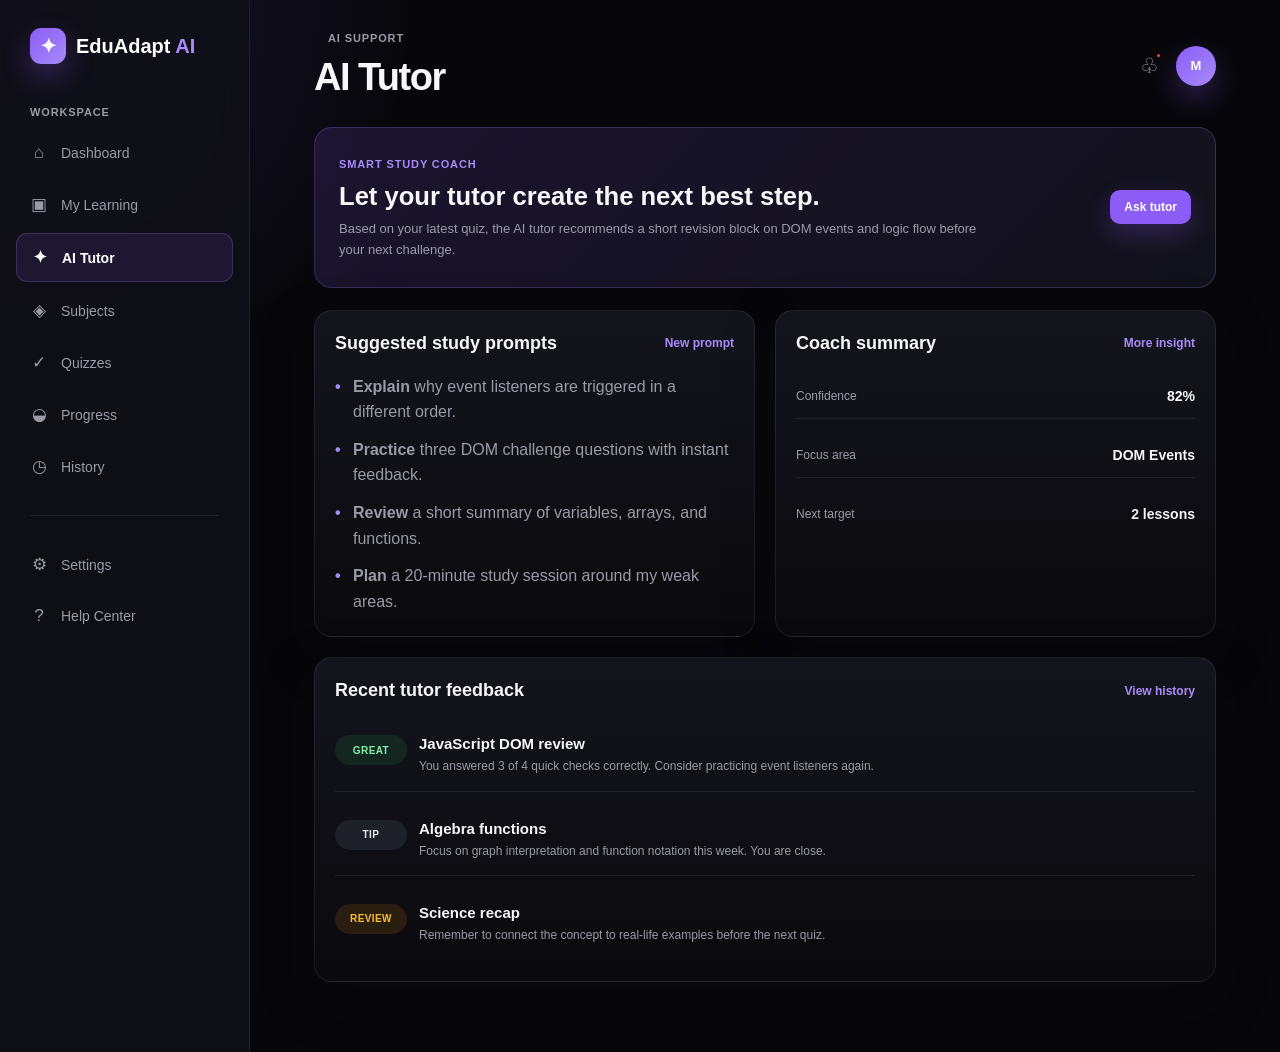
<file: ai-tutor.html>
<!doctype html>
<html lang="en">
  <head>
    <meta charset="UTF-8" />
    <meta name="viewport" content="width=device-width, initial-scale=1.0" />
    <title>EduAdapt AI | AI Tutor</title>
    <link rel="preconnect" href="https://fonts.googleapis.com" />
    <link rel="preconnect" href="https://fonts.gstatic.com" crossorigin />
    <link
      href="https://fonts.googleapis.com/css2?family=Inter:wght@400;500;600;700;800&display=swap"
      rel="stylesheet"
    />
    <link rel="stylesheet" href="./css/pages.css" />
  </head>
  <body>
    <div class="app-shell">
      <aside class="sidebar">
        <a href="dashboard.html" class="brand">
          <span class="brand-icon">✦</span>
          <span>EduAdapt <b>AI</b></span>
        </a>

        <p class="nav-label">Workspace</p>

        <nav class="navigation" aria-label="Main navigation">
          <a href="dashboard.html"><span class="nav-icon">⌂</span> Dashboard</a>
          <a href="my-learning.html"
            ><span class="nav-icon">▣</span> My Learning</a
          >
          <a href="ai-tutor.html" class="active"
            ><span class="nav-icon">✦</span> AI Tutor</a
          >
          <a href="courses.html"><span class="nav-icon">◈</span> Subjects</a>
          <a href="quiz.html"><span class="nav-icon">✓</span> Quizzes</a>
          <a href="progress.html"><span class="nav-icon">◒</span> Progress</a>
          <a href="history.html"><span class="nav-icon">◷</span> History</a>
        </nav>

        <div class="sidebar-divider"></div>

        <nav class="navigation" aria-label="Support navigation">
          <a href="settings.html"><span class="nav-icon">⚙</span> Settings</a>
          <a href="#"><span class="nav-icon">?</span> Help Center</a>
        </nav>
      </aside>

      <main class="main-content">
        <header class="topbar">
          <div>
            <p class="eyebrow">AI SUPPORT</p>
            <h1>AI Tutor</h1>
          </div>
          <div class="top-actions">
            <button class="icon-button" aria-label="Notifications">
              ♧<span></span>
            </button>
            <div class="avatar" aria-label="Profile: Muadh">M</div>
          </div>
        </header>

        <section class="hero-panel">
          <div>
            <span class="panel-tag">Smart study coach</span>
            <h2>Let your tutor create the next best step.</h2>
            <p>
              Based on your latest quiz, the AI tutor recommends a short
              revision block on DOM events and logic flow before your next
              challenge.
            </p>
          </div>
          <button class="primary-button" type="button">Ask tutor</button>
        </section>

        <section class="content-grid two-col">
          <article class="panel">
            <div class="panel-header">
              <h2>Suggested study prompts</h2>
              <a href="#">New prompt</a>
            </div>

            <ul class="prompt-list">
              <li>
                <strong>Explain</strong> why event listeners are triggered in a
                different order.
              </li>
              <li>
                <strong>Practice</strong> three DOM challenge questions with
                instant feedback.
              </li>
              <li>
                <strong>Review</strong> a short summary of variables, arrays,
                and functions.
              </li>
              <li>
                <strong>Plan</strong> a 20-minute study session around my weak
                areas.
              </li>
            </ul>
          </article>

          <article class="panel">
            <div class="panel-header">
              <h2>Coach summary</h2>
              <a href="progress.html">More insight</a>
            </div>

            <div class="metric-stack">
              <div>
                <span>Confidence</span>
                <strong>82%</strong>
              </div>
              <div>
                <span>Focus area</span>
                <strong>DOM Events</strong>
              </div>
              <div>
                <span>Next target</span>
                <strong>2 lessons</strong>
              </div>
            </div>
          </article>
        </section>

        <section class="content-grid">
          <article class="panel full-panel">
            <div class="panel-header">
              <h2>Recent tutor feedback</h2>
              <a href="history.html">View history</a>
            </div>

            <div class="feedback-list">
              <div class="feedback-item">
                <span class="feedback-badge success">Great</span>
                <div>
                  <h3>JavaScript DOM review</h3>
                  <p>
                    You answered 3 of 4 quick checks correctly. Consider
                    practicing event listeners again.
                  </p>
                </div>
              </div>
              <div class="feedback-item">
                <span class="feedback-badge neutral">Tip</span>
                <div>
                  <h3>Algebra functions</h3>
                  <p>
                    Focus on graph interpretation and function notation this
                    week. You are close.
                  </p>
                </div>
              </div>
              <div class="feedback-item">
                <span class="feedback-badge warning">Review</span>
                <div>
                  <h3>Science recap</h3>
                  <p>
                    Remember to connect the concept to real-life examples before
                    the next quiz.
                  </p>
                </div>
              </div>
            </div>
          </article>
        </section>
      </main>
    </div>
    <script src="./js/theme.js"></script>
  </body>
</html>
</file>
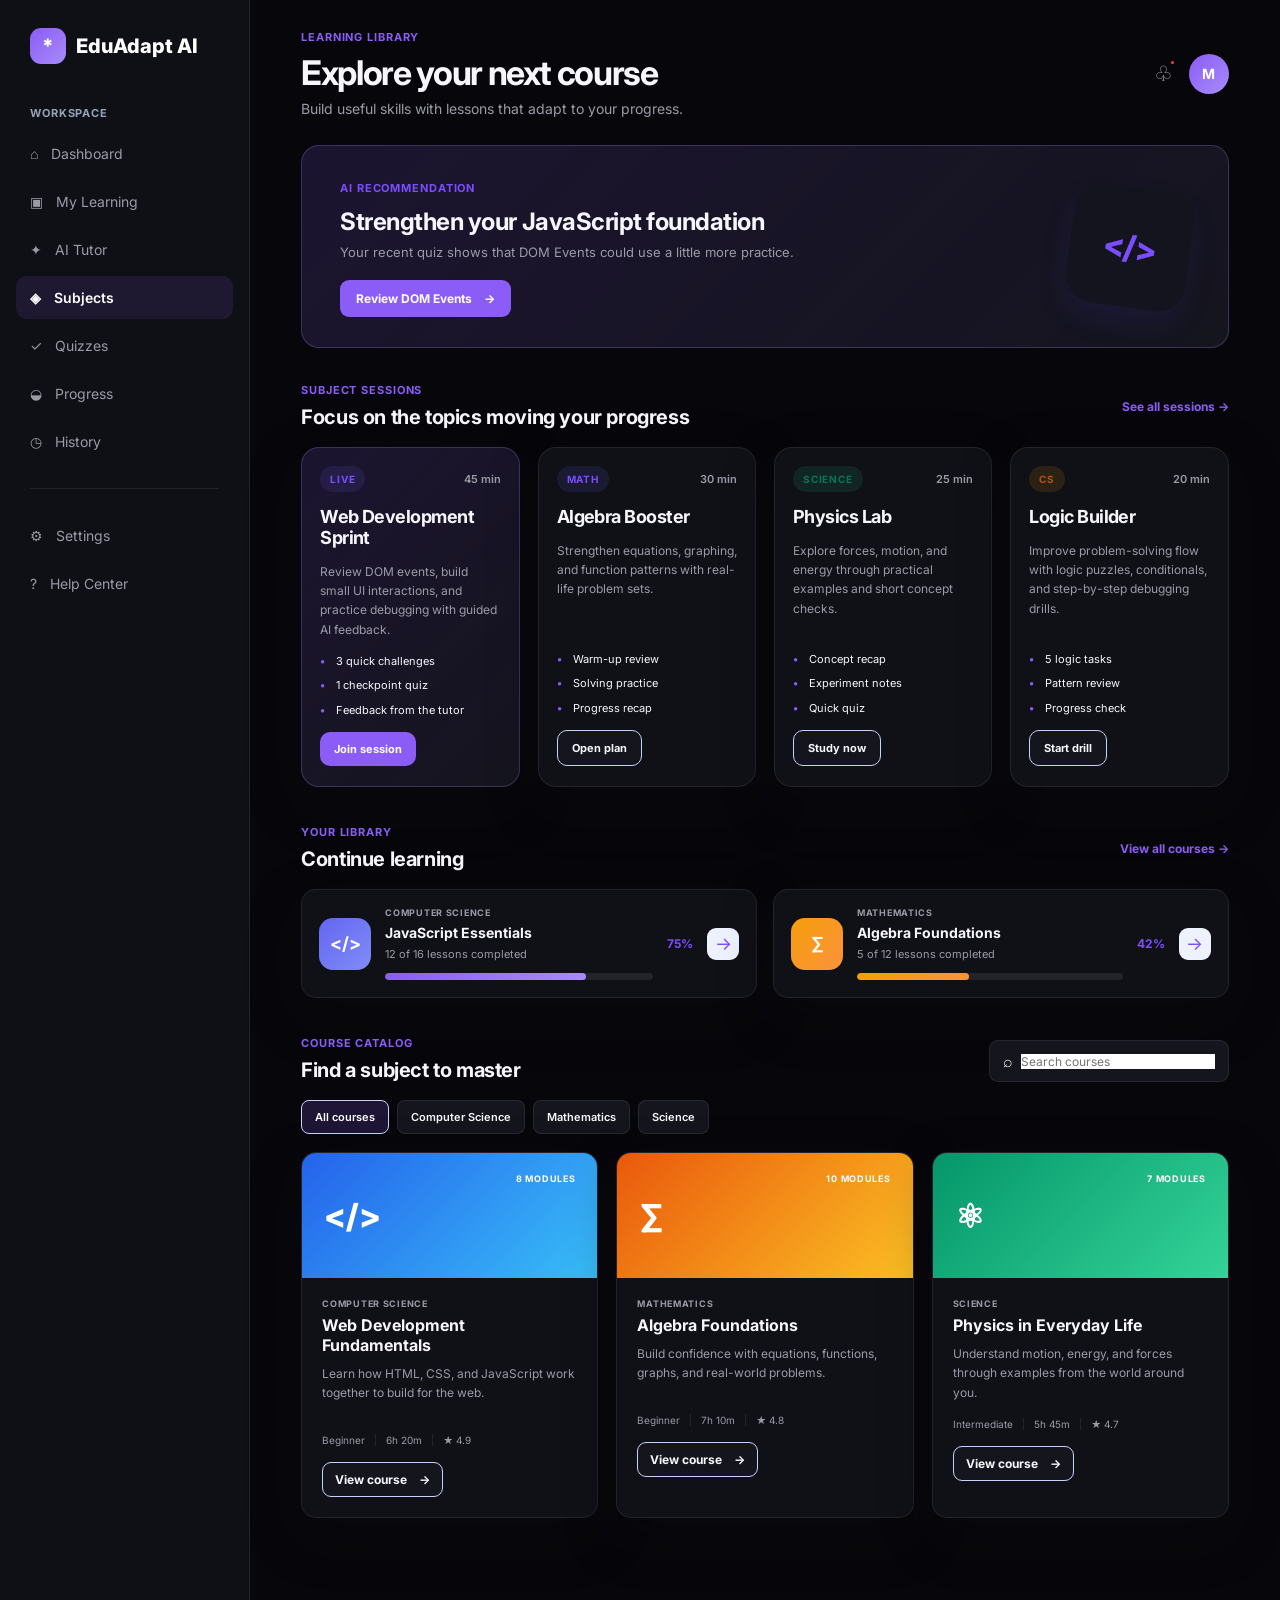
<file: courses.html>
<!doctype html>
<html lang="en">
  <head>
    <meta charset="UTF-8" />
    <meta name="viewport" content="width=device-width, initial-scale=1.0" />
    <title>EduAdapt AI | Courses</title>
    <link rel="preconnect" href="https://fonts.googleapis.com" />
    <link rel="preconnect" href="https://fonts.gstatic.com" crossorigin />
    <link
      href="https://fonts.googleapis.com/css2?family=Inter:wght@400;500;600;700;800&display=swap"
      rel="stylesheet"
    />
    <link rel="stylesheet" href="./css/courses.css" />
  </head>
  <body>
    <div class="app">
      <aside class="sidebar">
        <a href="index.html" class="brand"
          ><span class="brand-icon">*</span> EduAdapt AI</a
        >
        <p class="nav-label">Workspace</p>
        <nav class="navigation" aria-label="Main navigation">
          <a href="dashboard.html">⌂ <span>Dashboard</span></a>
          <a href="my-learning.html">▣ <span>My Learning</span></a>
          <a href="ai-tutor.html">✦ <span>AI Tutor</span></a>
          <a href="courses.html" class="active" aria-current="page"
            >◈ <span>Subjects</span></a
          >
          <a href="quiz.html">✓ <span>Quizzes</span></a>
          <a href="progress.html">◒ <span>Progress</span></a>
          <a href="history.html">◷ <span>History</span></a>
        </nav>
        <div class="divider"></div>
        <nav class="navigation" aria-label="Support navigation">
          <a href="settings.html">⚙ <span>Settings</span></a>
          <a href="#">? <span>Help Center</span></a>
        </nav>
      </aside>

      <main class="main-content">
        <header class="topbar">
          <div>
            <p class="eyebrow">LEARNING LIBRARY</p>
            <h1>Explore your next course</h1>
            <p>Build useful skills with lessons that adapt to your progress.</p>
          </div>
          <div class="top-actions">
            <button class="notification" aria-label="Notifications">
              ♧<span></span>
            </button>
            <div class="avatar" aria-label="Muadh profile">M</div>
          </div>
        </header>

        <section class="hero-banner">
          <div>
            <span class="banner-tag">AI RECOMMENDATION</span>
            <h2>Strengthen your JavaScript foundation</h2>
            <p>
              Your recent quiz shows that DOM Events could use a little more
              practice.
            </p>
            <a class="primary-button" href="quiz.html"
              >Review DOM Events <span>→</span></a
            >
          </div>
          <div class="banner-mark" aria-hidden="true">&lt;/&gt;</div>
        </section>

        <section class="subject-session-section">
          <div class="section-heading">
            <div>
              <p class="eyebrow">SUBJECT SESSIONS</p>
              <h2>Focus on the topics moving your progress</h2>
            </div>
            <a href="#all-courses" class="text-link">See all sessions →</a>
          </div>

          <div class="subject-grid">
            <article class="subject-card featured">
              <div class="subject-header">
                <span class="subject-tag">Live</span>
                <span class="subject-time">45 min</span>
              </div>
              <h3>Web Development Sprint</h3>
              <p>
                Review DOM events, build small UI interactions, and practice
                debugging with guided AI feedback.
              </p>
              <ul class="subject-points">
                <li>3 quick challenges</li>
                <li>1 checkpoint quiz</li>
                <li>Feedback from the tutor</li>
              </ul>
              <a href="quiz.html" class="session-button">Join session</a>
            </article>

            <article class="subject-card">
              <div class="subject-header">
                <span class="subject-tag purple">Math</span>
                <span class="subject-time">30 min</span>
              </div>
              <h3>Algebra Booster</h3>
              <p>
                Strengthen equations, graphing, and function patterns with
                real-life problem sets.
              </p>
              <ul class="subject-points">
                <li>Warm-up review</li>
                <li>Solving practice</li>
                <li>Progress recap</li>
              </ul>
              <a href="#all-courses" class="session-button secondary"
                >Open plan</a
              >
            </article>

            <article class="subject-card">
              <div class="subject-header">
                <span class="subject-tag green">Science</span>
                <span class="subject-time">25 min</span>
              </div>
              <h3>Physics Lab</h3>
              <p>
                Explore forces, motion, and energy through practical examples
                and short concept checks.
              </p>
              <ul class="subject-points">
                <li>Concept recap</li>
                <li>Experiment notes</li>
                <li>Quick quiz</li>
              </ul>
              <a href="#all-courses" class="session-button secondary"
                >Study now</a
              >
            </article>

            <article class="subject-card">
              <div class="subject-header">
                <span class="subject-tag orange">CS</span>
                <span class="subject-time">20 min</span>
              </div>
              <h3>Logic Builder</h3>
              <p>
                Improve problem-solving flow with logic puzzles, conditionals,
                and step-by-step debugging drills.
              </p>
              <ul class="subject-points">
                <li>5 logic tasks</li>
                <li>Pattern review</li>
                <li>Progress check</li>
              </ul>
              <a href="quiz.html" class="session-button secondary"
                >Start drill</a
              >
            </article>
          </div>
        </section>

        <section class="course-section">
          <div class="section-heading">
            <div>
              <p class="eyebrow">YOUR LIBRARY</p>
              <h2>Continue learning</h2>
            </div>
            <a href="#all-courses" class="text-link">View all courses →</a>
          </div>
          <div class="continue-grid">
            <article class="continue-card">
              <div class="course-icon purple">&lt;/&gt;</div>
              <div class="course-copy">
                <span class="course-label">COMPUTER SCIENCE</span>
                <h3>JavaScript Essentials</h3>
                <p>12 of 16 lessons completed</p>
                <div class="progress-track">
                  <span style="width: 75%"></span>
                </div>
              </div>
              <strong class="progress-value">75%</strong>
              <a
                class="course-action"
                href="quiz.html"
                aria-label="Continue JavaScript Essentials"
                >→</a
              >
            </article>
            <article class="continue-card">
              <div class="course-icon orange">∑</div>
              <div class="course-copy">
                <span class="course-label">MATHEMATICS</span>
                <h3>Algebra Foundations</h3>
                <p>5 of 12 lessons completed</p>
                <div class="progress-track">
                  <span class="orange-fill" style="width: 42%"></span>
                </div>
              </div>
              <strong class="progress-value">42%</strong>
              <a
                class="course-action"
                href="#all-courses"
                aria-label="Continue Algebra Foundations"
                >→</a
              >
            </article>
          </div>
        </section>

        <section class="course-section" id="all-courses">
          <div class="section-heading catalog-heading">
            <div>
              <p class="eyebrow">COURSE CATALOG</p>
              <h2>Find a subject to master</h2>
            </div>
            <label class="search-box"
              ><span>⌕</span
              ><input
                id="course-search"
                type="search"
                placeholder="Search courses"
                aria-label="Search courses"
            /></label>
          </div>
          <div class="filter-bar" role="group" aria-label="Filter courses">
            <button class="filter-button active" data-filter="all">
              All courses
            </button>
            <button class="filter-button" data-filter="computer-science">
              Computer Science
            </button>
            <button class="filter-button" data-filter="mathematics">
              Mathematics
            </button>
            <button class="filter-button" data-filter="science">Science</button>
          </div>
          <div class="course-grid" id="course-grid">
            <article
              class="catalog-card"
              data-category="computer-science"
              data-title="web development fundamentals"
            >
              <div class="card-art blue-art">
                <span>&lt;/&gt;</span><small>8 MODULES</small>
              </div>
              <div class="catalog-copy">
                <span class="course-label">COMPUTER SCIENCE</span>
                <h3>Web Development Fundamentals</h3>
                <p>
                  Learn how HTML, CSS, and JavaScript work together to build for
                  the web.
                </p>
                <div class="card-meta">
                  <span>Beginner</span><span>6h 20m</span><span>★ 4.9</span>
                </div>
                <a href="quiz.html" class="outline-button"
                  >View course <span>→</span></a
                >
              </div>
            </article>
            <article
              class="catalog-card"
              data-category="mathematics"
              data-title="algebra foundations"
            >
              <div class="card-art orange-art">
                <span>∑</span><small>10 MODULES</small>
              </div>
              <div class="catalog-copy">
                <span class="course-label">MATHEMATICS</span>
                <h3>Algebra Foundations</h3>
                <p>
                  Build confidence with equations, functions, graphs, and
                  real-world problems.
                </p>
                <div class="card-meta">
                  <span>Beginner</span><span>7h 10m</span><span>★ 4.8</span>
                </div>
                <a href="quiz.html" class="outline-button"
                  >View course <span>→</span></a
                >
              </div>
            </article>
            <article
              class="catalog-card"
              data-category="science"
              data-title="physics in everyday life"
            >
              <div class="card-art green-art">
                <span>⚛</span><small>7 MODULES</small>
              </div>
              <div class="catalog-copy">
                <span class="course-label">SCIENCE</span>
                <h3>Physics in Everyday Life</h3>
                <p>
                  Understand motion, energy, and forces through examples from
                  the world around you.
                </p>
                <div class="card-meta">
                  <span>Intermediate</span><span>5h 45m</span><span>★ 4.7</span>
                </div>
                <a href="quiz.html" class="outline-button"
                  >View course <span>→</span></a
                >
              </div>
            </article>
          </div>
          <p class="empty-state" id="empty-state" hidden>
            No courses match your search. Try another subject or keyword.
          </p>
        </section>
      </main>
    </div>
    <script src="./js/theme.js"></script>
    <script src="./js/app.js"></script>
  </body>
</html>
</file>
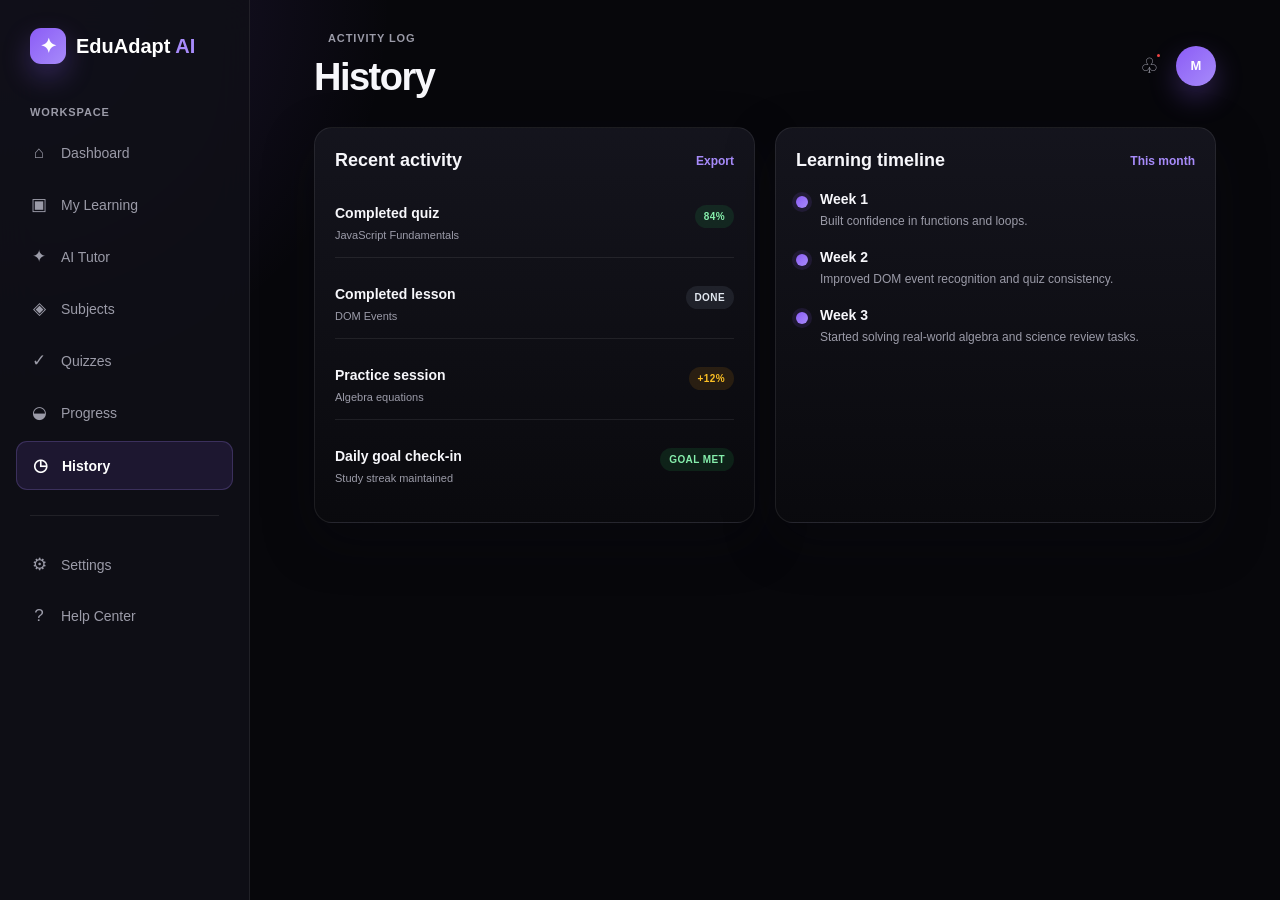
<file: history.html>
<!doctype html>
<html lang="en">
  <head>
    <meta charset="UTF-8" />
    <meta name="viewport" content="width=device-width, initial-scale=1.0" />
    <title>EduAdapt AI | History</title>
    <link rel="preconnect" href="https://fonts.googleapis.com" />
    <link rel="preconnect" href="https://fonts.gstatic.com" crossorigin />
    <link
      href="https://fonts.googleapis.com/css2?family=Inter:wght@400;500;600;700;800&display=swap"
      rel="stylesheet"
    />
    <link rel="stylesheet" href="./css/pages.css" />
  </head>
  <body>
    <div class="app-shell">
      <aside class="sidebar">
        <a href="dashboard.html" class="brand">
          <span class="brand-icon">✦</span>
          <span>EduAdapt <b>AI</b></span>
        </a>

        <p class="nav-label">Workspace</p>

        <nav class="navigation" aria-label="Main navigation">
          <a href="dashboard.html"><span class="nav-icon">⌂</span> Dashboard</a>
          <a href="my-learning.html"
            ><span class="nav-icon">▣</span> My Learning</a
          >
          <a href="ai-tutor.html"><span class="nav-icon">✦</span> AI Tutor</a>
          <a href="courses.html"><span class="nav-icon">◈</span> Subjects</a>
          <a href="quiz.html"><span class="nav-icon">✓</span> Quizzes</a>
          <a href="progress.html"><span class="nav-icon">◒</span> Progress</a>
          <a href="history.html" class="active"
            ><span class="nav-icon">◷</span> History</a
          >
        </nav>

        <div class="sidebar-divider"></div>

        <nav class="navigation" aria-label="Support navigation">
          <a href="settings.html"><span class="nav-icon">⚙</span> Settings</a>
          <a href="#"><span class="nav-icon">?</span> Help Center</a>
        </nav>
      </aside>

      <main class="main-content">
        <header class="topbar">
          <div>
            <p class="eyebrow">ACTIVITY LOG</p>
            <h1>History</h1>
          </div>
          <div class="top-actions">
            <button class="icon-button" aria-label="Notifications">
              ♧<span></span>
            </button>
            <div class="avatar" aria-label="Profile: Muadh">M</div>
          </div>
        </header>

        <section class="content-grid two-col">
          <article class="panel">
            <div class="panel-header">
              <h2>Recent activity</h2>
              <a href="#">Export</a>
            </div>

            <div class="history-list">
              <div class="history-item">
                <div>
                  <strong>Completed quiz</strong>
                  <small>JavaScript Fundamentals</small>
                </div>
                <span class="score success">84%</span>
              </div>
              <div class="history-item">
                <div>
                  <strong>Completed lesson</strong>
                  <small>DOM Events</small>
                </div>
                <span class="score neutral">Done</span>
              </div>
              <div class="history-item">
                <div>
                  <strong>Practice session</strong>
                  <small>Algebra equations</small>
                </div>
                <span class="score warning">+12%</span>
              </div>
              <div class="history-item">
                <div>
                  <strong>Daily goal check-in</strong>
                  <small>Study streak maintained</small>
                </div>
                <span class="score success">Goal met</span>
              </div>
            </div>
          </article>

          <article class="panel">
            <div class="panel-header">
              <h2>Learning timeline</h2>
              <a href="#">This month</a>
            </div>

            <ul class="timeline">
              <li>
                <span class="dot"></span>
                <div>
                  <strong>Week 1</strong>
                  <p>Built confidence in functions and loops.</p>
                </div>
              </li>
              <li>
                <span class="dot"></span>
                <div>
                  <strong>Week 2</strong>
                  <p>Improved DOM event recognition and quiz consistency.</p>
                </div>
              </li>
              <li>
                <span class="dot"></span>
                <div>
                  <strong>Week 3</strong>
                  <p>
                    Started solving real-world algebra and science review tasks.
                  </p>
                </div>
              </li>
            </ul>
          </article>
        </section>
      </main>
    </div>
    <script src="./js/theme.js"></script>
  </body>
</html>
</file>
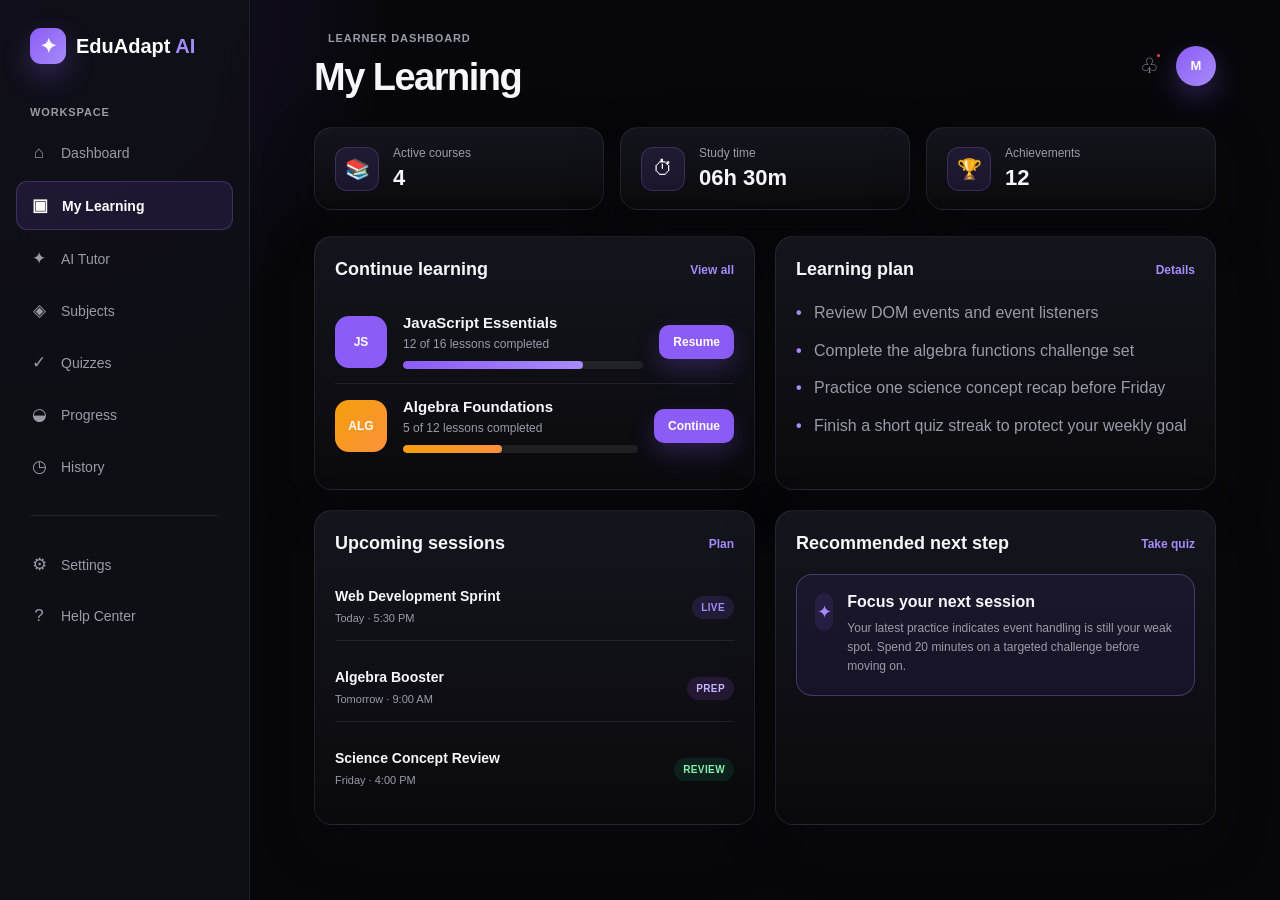
<file: my-learning.html>
<!doctype html>
<html lang="en">
  <head>
    <meta charset="UTF-8" />
    <meta name="viewport" content="width=device-width, initial-scale=1.0" />
    <title>EduAdapt AI | My Learning</title>
    <link rel="preconnect" href="https://fonts.googleapis.com" />
    <link rel="preconnect" href="https://fonts.gstatic.com" crossorigin />
    <link
      href="https://fonts.googleapis.com/css2?family=Inter:wght@400;500;600;700;800&display=swap"
      rel="stylesheet"
    />
    <link rel="stylesheet" href="./css/pages.css" />
  </head>
  <body>
    <div class="app-shell">
      <aside class="sidebar">
        <a href="dashboard.html" class="brand">
          <span class="brand-icon">✦</span>
          <span>EduAdapt <b>AI</b></span>
        </a>

        <p class="nav-label">Workspace</p>

        <nav class="navigation" aria-label="Main navigation">
          <a href="dashboard.html"><span class="nav-icon">⌂</span> Dashboard</a>
          <a href="my-learning.html" class="active"
            ><span class="nav-icon">▣</span> My Learning</a
          >
          <a href="ai-tutor.html"><span class="nav-icon">✦</span> AI Tutor</a>
          <a href="courses.html"><span class="nav-icon">◈</span> Subjects</a>
          <a href="quiz.html"><span class="nav-icon">✓</span> Quizzes</a>
          <a href="progress.html"><span class="nav-icon">◒</span> Progress</a>
          <a href="history.html"><span class="nav-icon">◷</span> History</a>
        </nav>

        <div class="sidebar-divider"></div>

        <nav class="navigation" aria-label="Support navigation">
          <a href="settings.html"><span class="nav-icon">⚙</span> Settings</a>
          <a href="#"><span class="nav-icon">?</span> Help Center</a>
        </nav>
      </aside>

      <main class="main-content">
        <header class="topbar">
          <div>
            <p class="eyebrow">LEARNER DASHBOARD</p>
            <h1>My Learning</h1>
          </div>
          <div class="top-actions">
            <button class="icon-button" aria-label="Notifications">
              ♧<span></span>
            </button>
            <div class="avatar" aria-label="Profile: Muadh">M</div>
          </div>
        </header>

        <section class="stats-grid three-up">
          <article class="stat-card">
            <div class="stat-icon">📚</div>
            <div>
              <span>Active courses</span>
              <strong>4</strong>
            </div>
          </article>
          <article class="stat-card">
            <div class="stat-icon">⏱</div>
            <div>
              <span>Study time</span>
              <strong>06h 30m</strong>
            </div>
          </article>
          <article class="stat-card">
            <div class="stat-icon">🏆</div>
            <div>
              <span>Achievements</span>
              <strong>12</strong>
            </div>
          </article>
        </section>

        <section class="content-grid two-col">
          <article class="panel">
            <div class="panel-header">
              <h2>Continue learning</h2>
              <a href="courses.html">View all</a>
            </div>

            <div class="learning-item">
              <div class="subject-badge purple">JS</div>
              <div class="learning-copy">
                <h3>JavaScript Essentials</h3>
                <p>12 of 16 lessons completed</p>
                <div class="mini-progress">
                  <span style="width: 75%"></span>
                </div>
              </div>
              <button class="small-button" type="button">Resume</button>
            </div>

            <div class="learning-item">
              <div class="subject-badge orange">ALG</div>
              <div class="learning-copy">
                <h3>Algebra Foundations</h3>
                <p>5 of 12 lessons completed</p>
                <div class="mini-progress">
                  <span class="orange" style="width: 42%"></span>
                </div>
              </div>
              <button class="small-button" type="button">Continue</button>
            </div>
          </article>

          <article class="panel">
            <div class="panel-header">
              <h2>Learning plan</h2>
              <a href="progress.html">Details</a>
            </div>

            <ul class="check-list">
              <li>Review DOM events and event listeners</li>
              <li>Complete the algebra functions challenge set</li>
              <li>Practice one science concept recap before Friday</li>
              <li>Finish a short quiz streak to protect your weekly goal</li>
            </ul>
          </article>
        </section>

        <section class="content-grid two-col">
          <article class="panel">
            <div class="panel-header">
              <h2>Upcoming sessions</h2>
              <a href="ai-tutor.html">Plan</a>
            </div>

            <div class="session-list">
              <div class="session-item">
                <div>
                  <strong>Web Development Sprint</strong>
                  <small>Today · 5:30 PM</small>
                </div>
                <span class="tag">Live</span>
              </div>
              <div class="session-item">
                <div>
                  <strong>Algebra Booster</strong>
                  <small>Tomorrow · 9:00 AM</small>
                </div>
                <span class="tag purple-tag">Prep</span>
              </div>
              <div class="session-item">
                <div>
                  <strong>Science Concept Review</strong>
                  <small>Friday · 4:00 PM</small>
                </div>
                <span class="tag green-tag">Review</span>
              </div>
            </div>
          </article>

          <article class="panel">
            <div class="panel-header">
              <h2>Recommended next step</h2>
              <a href="quiz.html">Take quiz</a>
            </div>

            <div class="tip-box">
              <span class="tip-symbol">✦</span>
              <div>
                <h3>Focus your next session</h3>
                <p>
                  Your latest practice indicates event handling is still your
                  weak spot. Spend 20 minutes on a targeted challenge before
                  moving on.
                </p>
              </div>
            </div>
          </article>
        </section>
      </main>
    </div>
    <script src="./js/theme.js"></script>
  </body>
</html>
</file>
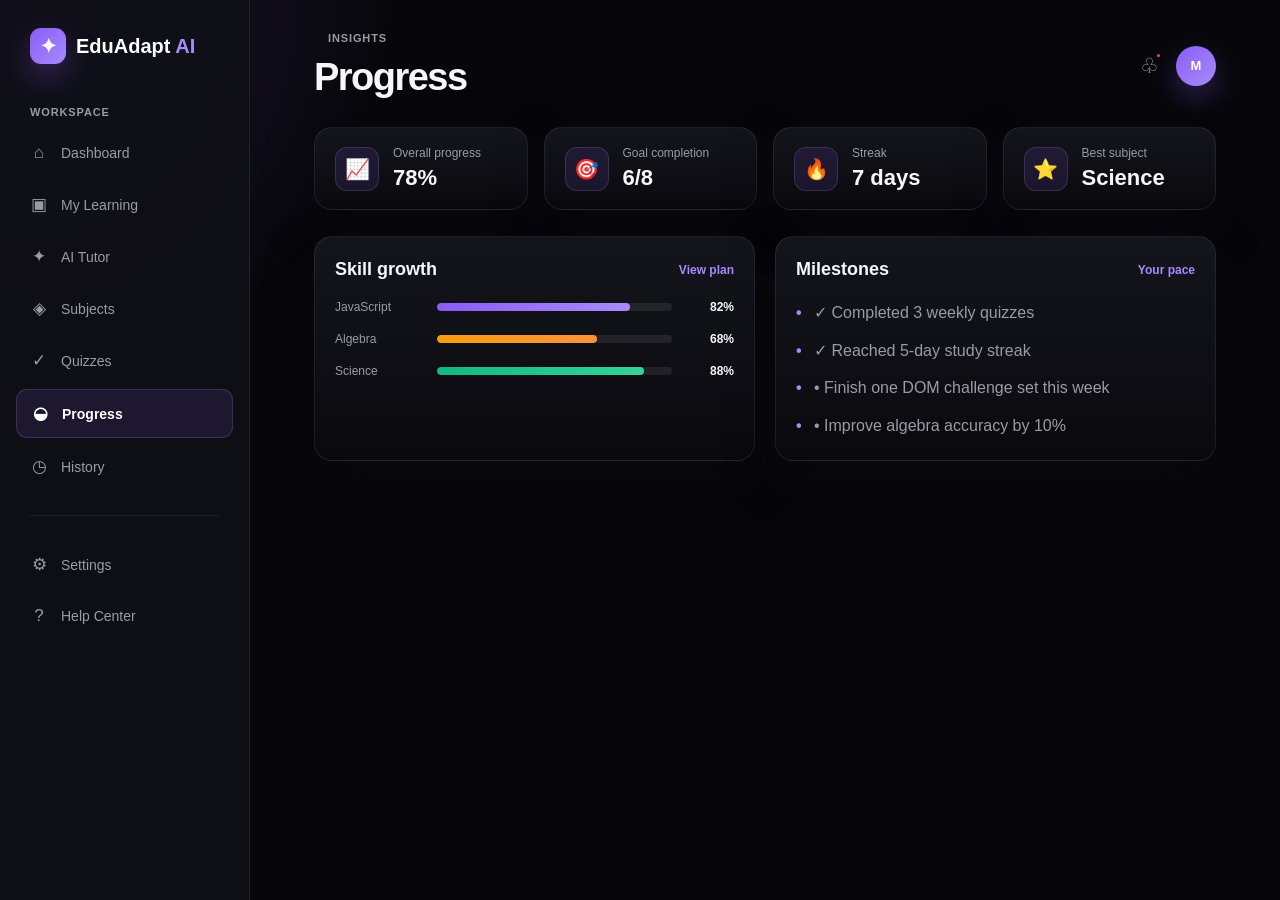
<file: progress.html>
<!doctype html>
<html lang="en">
  <head>
    <meta charset="UTF-8" />
    <meta name="viewport" content="width=device-width, initial-scale=1.0" />
    <title>EduAdapt AI | Progress</title>
    <link rel="preconnect" href="https://fonts.googleapis.com" />
    <link rel="preconnect" href="https://fonts.gstatic.com" crossorigin />
    <link
      href="https://fonts.googleapis.com/css2?family=Inter:wght@400;500;600;700;800&display=swap"
      rel="stylesheet"
    />
    <link rel="stylesheet" href="./css/pages.css" />
  </head>
  <body>
    <div class="app-shell">
      <aside class="sidebar">
        <a href="dashboard.html" class="brand">
          <span class="brand-icon">✦</span>
          <span>EduAdapt <b>AI</b></span>
        </a>

        <p class="nav-label">Workspace</p>

        <nav class="navigation" aria-label="Main navigation">
          <a href="dashboard.html"><span class="nav-icon">⌂</span> Dashboard</a>
          <a href="my-learning.html"
            ><span class="nav-icon">▣</span> My Learning</a
          >
          <a href="ai-tutor.html"><span class="nav-icon">✦</span> AI Tutor</a>
          <a href="courses.html"><span class="nav-icon">◈</span> Subjects</a>
          <a href="quiz.html"><span class="nav-icon">✓</span> Quizzes</a>
          <a href="progress.html" class="active"
            ><span class="nav-icon">◒</span> Progress</a
          >
          <a href="history.html"><span class="nav-icon">◷</span> History</a>
        </nav>

        <div class="sidebar-divider"></div>

        <nav class="navigation" aria-label="Support navigation">
          <a href="settings.html"><span class="nav-icon">⚙</span> Settings</a>
          <a href="#"><span class="nav-icon">?</span> Help Center</a>
        </nav>
      </aside>

      <main class="main-content">
        <header class="topbar">
          <div>
            <p class="eyebrow">INSIGHTS</p>
            <h1>Progress</h1>
          </div>
          <div class="top-actions">
            <button class="icon-button" aria-label="Notifications">
              ♧<span></span>
            </button>
            <div class="avatar" aria-label="Profile: Muadh">M</div>
          </div>
        </header>

        <section class="stats-grid four-up">
          <article class="stat-card">
            <div class="stat-icon">📈</div>
            <div>
              <span>Overall progress</span>
              <strong>78%</strong>
            </div>
          </article>
          <article class="stat-card">
            <div class="stat-icon">🎯</div>
            <div>
              <span>Goal completion</span>
              <strong>6/8</strong>
            </div>
          </article>
          <article class="stat-card">
            <div class="stat-icon">🔥</div>
            <div>
              <span>Streak</span>
              <strong>7 days</strong>
            </div>
          </article>
          <article class="stat-card">
            <div class="stat-icon">⭐</div>
            <div>
              <span>Best subject</span>
              <strong>Science</strong>
            </div>
          </article>
        </section>

        <section class="content-grid two-col">
          <article class="panel">
            <div class="panel-header">
              <h2>Skill growth</h2>
              <a href="my-learning.html">View plan</a>
            </div>

            <div class="progress-bars">
              <div class="progress-row">
                <label>JavaScript</label>
                <div class="bar"><span style="width: 82%"></span></div>
                <strong>82%</strong>
              </div>
              <div class="progress-row">
                <label>Algebra</label>
                <div class="bar">
                  <span class="orange" style="width: 68%"></span>
                </div>
                <strong>68%</strong>
              </div>
              <div class="progress-row">
                <label>Science</label>
                <div class="bar">
                  <span class="green" style="width: 88%"></span>
                </div>
                <strong>88%</strong>
              </div>
            </div>
          </article>

          <article class="panel">
            <div class="panel-header">
              <h2>Milestones</h2>
              <a href="#">Your pace</a>
            </div>

            <ul class="milestone-list">
              <li><span>✓</span> Completed 3 weekly quizzes</li>
              <li><span>✓</span> Reached 5-day study streak</li>
              <li><span>•</span> Finish one DOM challenge set this week</li>
              <li><span>•</span> Improve algebra accuracy by 10%</li>
            </ul>
          </article>
        </section>
      </main>
    </div>
    <script src="./js/theme.js"></script>
  </body>
</html>
</file>
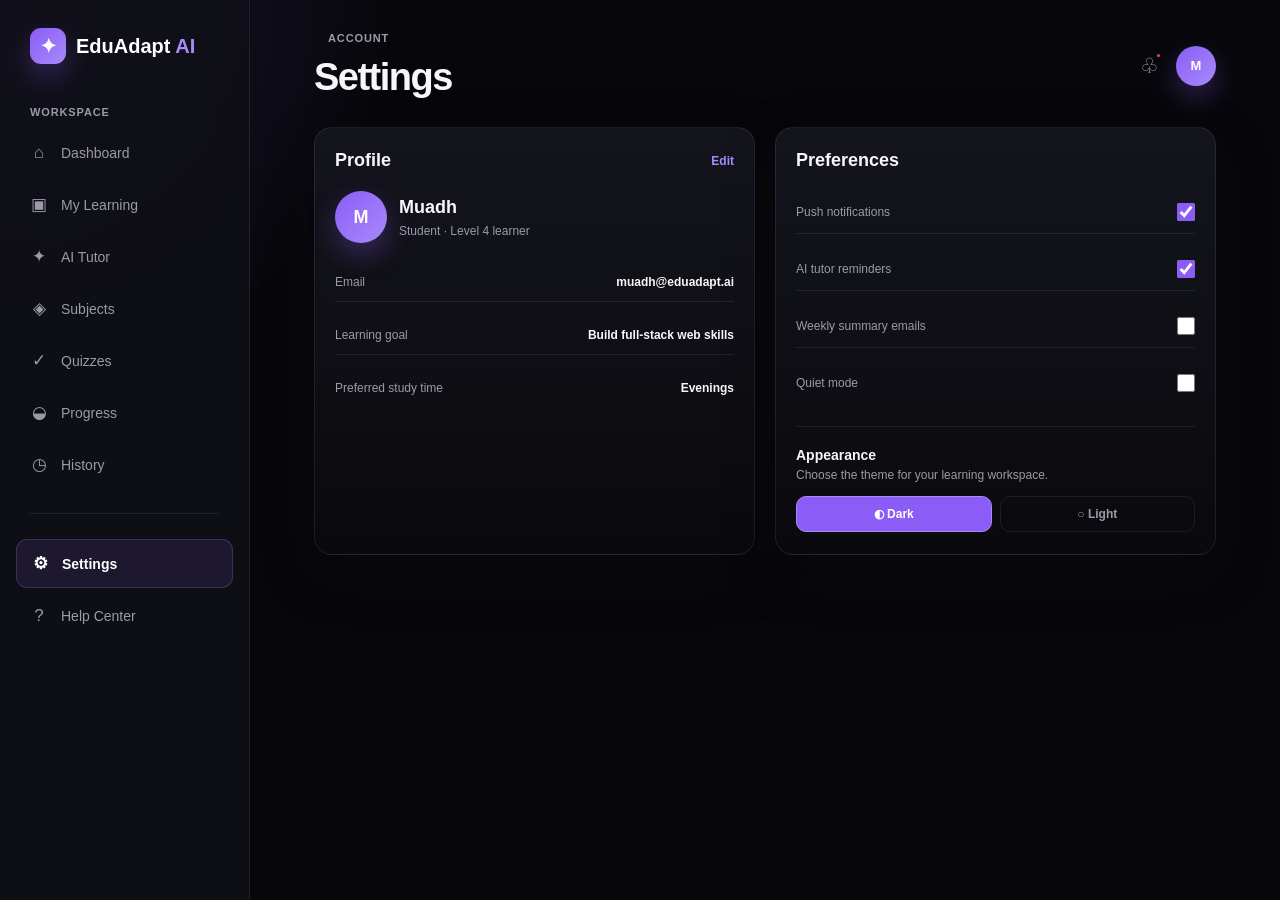
<file: settings.html>
<!doctype html>
<html lang="en">
  <head>
    <meta charset="UTF-8" />
    <meta name="viewport" content="width=device-width, initial-scale=1.0" />
    <title>EduAdapt AI | Settings</title>
    <link rel="preconnect" href="https://fonts.googleapis.com" />
    <link rel="preconnect" href="https://fonts.gstatic.com" crossorigin />
    <link
      href="https://fonts.googleapis.com/css2?family=Inter:wght@400;500;600;700;800&display=swap"
      rel="stylesheet"
    />
    <link rel="stylesheet" href="./css/pages.css" />
  </head>
  <body>
    <div class="app-shell">
      <aside class="sidebar">
        <a href="dashboard.html" class="brand">
          <span class="brand-icon">✦</span>
          <span>EduAdapt <b>AI</b></span>
        </a>

        <p class="nav-label">Workspace</p>

        <nav class="navigation" aria-label="Main navigation">
          <a href="dashboard.html"><span class="nav-icon">⌂</span> Dashboard</a>
          <a href="my-learning.html"
            ><span class="nav-icon">▣</span> My Learning</a
          >
          <a href="ai-tutor.html"><span class="nav-icon">✦</span> AI Tutor</a>
          <a href="courses.html"><span class="nav-icon">◈</span> Subjects</a>
          <a href="quiz.html"><span class="nav-icon">✓</span> Quizzes</a>
          <a href="progress.html"><span class="nav-icon">◒</span> Progress</a>
          <a href="history.html"><span class="nav-icon">◷</span> History</a>
        </nav>

        <div class="sidebar-divider"></div>

        <nav class="navigation" aria-label="Support navigation">
          <a href="settings.html" class="active"
            ><span class="nav-icon">⚙</span> Settings</a
          >
          <a href="#"><span class="nav-icon">?</span> Help Center</a>
        </nav>
      </aside>

      <main class="main-content">
        <header class="topbar">
          <div>
            <p class="eyebrow">ACCOUNT</p>
            <h1>Settings</h1>
          </div>
          <div class="top-actions">
            <button class="icon-button" aria-label="Notifications">
              ♧<span></span>
            </button>
            <div class="avatar" aria-label="Profile: Muadh">M</div>
          </div>
        </header>

        <section class="content-grid two-col">
          <article class="panel">
            <div class="panel-header">
              <h2>Profile</h2>
              <a href="#">Edit</a>
            </div>

            <div class="profile-block">
              <div class="profile-avatar">M</div>
              <div>
                <h3>Muadh</h3>
                <p>Student · Level 4 learner</p>
              </div>
            </div>

            <div class="settings-list">
              <div>
                <span>Email</span>
                <strong>muadh@eduadapt.ai</strong>
              </div>
              <div>
                <span>Learning goal</span>
                <strong>Build full-stack web skills</strong>
              </div>
              <div>
                <span>Preferred study time</span>
                <strong>Evenings</strong>
              </div>
            </div>
          </article>

          <article class="panel">
            <div class="panel-header">
              <h2>Preferences</h2>
            </div>

            <div class="toggle-list">
              <label class="toggle-item">
                <span>Push notifications</span>
                <input type="checkbox" checked />
              </label>
              <label class="toggle-item">
                <span>AI tutor reminders</span>
                <input type="checkbox" checked />
              </label>
              <label class="toggle-item">
                <span>Weekly summary emails</span>
                <input type="checkbox" />
              </label>
              <label class="toggle-item">
                <span>Quiet mode</span>
                <input type="checkbox" />
              </label>
            </div>

            <div class="theme-setting">
              <div>
                <h3>Appearance</h3>
                <p>Choose the theme for your learning workspace.</p>
              </div>
              <div class="theme-switcher" aria-label="Theme selection">
                <button
                  type="button"
                  data-theme-choice="dark"
                  aria-pressed="true"
                >
                  <span aria-hidden="true">◐</span> Dark
                </button>
                <button
                  type="button"
                  data-theme-choice="light"
                  aria-pressed="false"
                >
                  <span aria-hidden="true">○</span> Light
                </button>
              </div>
            </div>
          </article>
        </section>
      </main>
    </div>
    <script src="./js/theme.js"></script>
  </body>
</html>
</file>
<file: css/pages.css>
:root {
  --background: #07070b;
  --card: #101017;
  --card-light: #15151e;
  --text: #f7f7fb;
  --muted: #9b9ba8;
  --purple: #8b5cf6;
  --purple-light: #a78bfa;
  --border: rgba(255, 255, 255, 0.08);
  --panel-glow: rgba(139, 92, 246, 0.18);
  --success: #22c55e;
  --warning: #f59e0b;
  --danger: #ef4444;
  --shadow: 0 18px 50px rgba(12, 11, 18, 0.35);
}

* {
  box-sizing: border-box;
  margin: 0;
  padding: 0;
}

html {
  scroll-behavior: smooth;
}

body {
  min-height: 100vh;
  background: var(--background);
  color: var(--text);
  font-family: "Poppins", sans-serif;
}

button,
input {
  font: inherit;
}

button {
  border: 0;
  cursor: pointer;
}

a {
  color: inherit;
  text-decoration: none;
}

.app-shell {
  display: flex;
  min-height: 100vh;
  background:
    radial-gradient(
      circle at top left,
      rgba(139, 92, 246, 0.18),
      transparent 25%
    ),
    var(--background);
}

.sidebar {
  width: 250px;
  flex-shrink: 0;
  padding: 28px 16px 20px;
  border-right: 1px solid var(--border);
  background: rgba(16, 16, 23, 0.92);
  backdrop-filter: blur(18px);
}

.brand {
  display: flex;
  align-items: center;
  gap: 10px;
  margin: 0 14px 42px;
  color: white;
  font-size: 20px;
  font-weight: 700;
}

.brand b {
  color: var(--purple-light);
}

.brand-icon,
.avatar,
.profile-avatar {
  display: grid;
  place-items: center;
  color: white;
  background: linear-gradient(135deg, var(--purple), #a78bfa);
  box-shadow: 0 12px 28px rgba(139, 92, 246, 0.3);
}

.brand-icon {
  width: 36px;
  height: 36px;
  border-radius: 11px;
}

.nav-label,
.eyebrow {
  margin: 0 14px 12px;
  color: var(--muted);
  font-size: 11px;
  font-weight: 700;
  letter-spacing: 0.08em;
  text-transform: uppercase;
}

.navigation a {
  display: flex;
  align-items: center;
  gap: 13px;
  margin-bottom: 5px;
  padding: 13px 14px;
  border-radius: 11px;
  color: var(--muted);
  font-size: 14px;
  transition: 0.2s ease;
}

.navigation a:hover,
.navigation a.active {
  color: white;
  background: rgba(139, 92, 246, 0.12);
  border: 1px solid rgba(167, 139, 250, 0.22);
  font-weight: 600;
}

.nav-icon {
  width: 18px;
  color: currentColor;
  font-size: 17px;
  text-align: center;
}

.sidebar-divider {
  height: 1px;
  margin: 25px 14px;
  background: var(--border);
}

.main-content {
  width: 100%;
  min-width: 0;
  padding: 32px 5% 50px;
}

.topbar {
  display: flex;
  align-items: center;
  justify-content: space-between;
  gap: 16px;
  margin-bottom: 28px;
}

.topbar h1 {
  margin-top: 8px;
  font-size: clamp(28px, 3vw, 38px);
  letter-spacing: -0.04em;
}

.top-actions {
  display: flex;
  align-items: center;
  gap: 17px;
}

.icon-button {
  position: relative;
  color: var(--muted);
  background: transparent;
  font-size: 21px;
}

.icon-button span {
  position: absolute;
  top: -2px;
  right: -3px;
  width: 7px;
  height: 7px;
  border: 2px solid var(--background);
  border-radius: 50%;
  background: #ef4444;
}

.avatar,
.profile-avatar {
  width: 40px;
  height: 40px;
  border-radius: 50%;
  font-size: 13px;
  font-weight: 700;
}

.stats-grid {
  display: grid;
  gap: 16px;
  margin-bottom: 26px;
}

.three-up {
  grid-template-columns: repeat(3, minmax(0, 1fr));
}

.four-up {
  grid-template-columns: repeat(4, minmax(0, 1fr));
}

.stat-card,
.panel {
  border: 1px solid var(--border);
  border-radius: 18px;
  background: linear-gradient(
    180deg,
    rgba(21, 21, 30, 0.96),
    rgba(10, 10, 14, 0.96)
  );
  box-shadow: var(--shadow);
}

.stat-card {
  display: flex;
  align-items: center;
  gap: 14px;
  padding: 18px 20px;
}

.stat-icon {
  display: grid;
  width: 44px;
  height: 44px;
  place-items: center;
  border-radius: 12px;
  background: rgba(139, 92, 246, 0.12);
  border: 1px solid rgba(167, 139, 250, 0.2);
  font-size: 20px;
}

.stat-card span {
  display: block;
  margin-bottom: 5px;
  color: var(--muted);
  font-size: 12px;
}

.stat-card strong {
  font-size: 22px;
}

.content-grid {
  display: grid;
  gap: 20px;
  margin-bottom: 20px;
}

.two-col {
  grid-template-columns: repeat(2, minmax(0, 1fr));
}

.panel {
  padding: 22px 20px;
}

.panel-header {
  display: flex;
  align-items: center;
  justify-content: space-between;
  gap: 12px;
  margin-bottom: 20px;
}

.panel-header h2 {
  font-size: 18px;
}

.panel-header a {
  color: var(--purple-light);
  font-size: 12px;
  font-weight: 700;
}

.learning-item,
.session-item,
.history-item {
  display: flex;
  align-items: center;
  justify-content: space-between;
  gap: 16px;
  padding: 14px 0;
  border-bottom: 1px solid var(--border);
}

.learning-item:last-child,
.session-item:last-child,
.history-item:last-child {
  border-bottom: 0;
}

.subject-badge {
  display: grid;
  width: 52px;
  height: 52px;
  place-items: center;
  border-radius: 14px;
  color: white;
  font-size: 12px;
  font-weight: 800;
}

.subject-badge.purple {
  background: linear-gradient(135deg, var(--purple), #8b5cf6);
}

.subject-badge.orange {
  background: linear-gradient(135deg, #f59e0b, #fb923c);
}

.learning-copy {
  flex: 1;
}

.learning-copy h3 {
  margin-bottom: 6px;
  font-size: 15px;
}

.learning-copy p {
  margin-bottom: 10px;
  color: var(--muted);
  font-size: 12px;
}

.mini-progress,
.bar {
  height: 8px;
  overflow: hidden;
  border-radius: 999px;
  background: rgba(255, 255, 255, 0.08);
}

.mini-progress {
  width: 100%;
}

.mini-progress span,
.bar span {
  display: block;
  height: 100%;
  border-radius: inherit;
  background: linear-gradient(90deg, var(--purple), var(--purple-light));
}

.mini-progress .orange,
.bar .orange {
  background: linear-gradient(90deg, #f59e0b, #fb923c);
}

.bar .green {
  background: linear-gradient(90deg, #10b981, #34d399);
}

.small-button,
.primary-button {
  padding: 10px 14px;
  border-radius: 10px;
  color: white;
  background: var(--purple);
  font-size: 12px;
  font-weight: 700;
  box-shadow: 0 10px 24px rgba(139, 92, 246, 0.24);
}

.small-button:hover,
.primary-button:hover {
  transform: translateY(-1px);
  background: #7c4dff;
}

.check-list,
.prompt-list,
.milestone-list {
  display: grid;
  gap: 12px;
  list-style: none;
  color: var(--text);
}

.check-list li,
.prompt-list li,
.milestone-list li {
  position: relative;
  padding-left: 18px;
  color: var(--muted);
  line-height: 1.6;
}

.check-list li::before,
.prompt-list li::before,
.milestone-list li::before {
  content: "•";
  position: absolute;
  left: 0;
  color: var(--purple-light);
  font-weight: 700;
}

.session-list,
.history-list,
.feedback-list {
  display: grid;
  gap: 14px;
}

.session-item strong,
.history-item strong {
  display: block;
  margin-bottom: 4px;
  font-size: 14px;
}

.session-item small,
.history-item small {
  color: var(--muted);
  font-size: 11px;
}

.tag,
.score,
.feedback-badge {
  display: inline-flex;
  align-items: center;
  justify-content: center;
  padding: 6px 9px;
  border-radius: 999px;
  font-size: 10px;
  font-weight: 700;
  letter-spacing: 0.04em;
  text-transform: uppercase;
}

.tag {
  color: var(--purple-light);
  background: rgba(139, 92, 246, 0.14);
}

.purple-tag {
  color: #c4b5fd;
  background: rgba(168, 85, 247, 0.14);
}

.green-tag {
  color: #86efac;
  background: rgba(16, 185, 129, 0.12);
}

.tip-box {
  display: flex;
  gap: 14px;
  padding: 18px;
  border: 1px solid rgba(167, 139, 250, 0.3);
  border-radius: 16px;
  background: rgba(139, 92, 246, 0.08);
}

.tip-symbol {
  display: grid;
  width: 38px;
  height: 38px;
  place-items: center;
  border-radius: 12px;
  background: rgba(139, 92, 246, 0.12);
  color: var(--purple-light);
  font-size: 18px;
}

.tip-box h3 {
  margin-bottom: 8px;
  font-size: 16px;
}

.tip-box p {
  color: var(--muted);
  font-size: 12px;
  line-height: 1.6;
}

.hero-panel {
  display: flex;
  align-items: center;
  justify-content: space-between;
  gap: 18px;
  margin-bottom: 22px;
  padding: 26px 24px;
  border: 1px solid rgba(167, 139, 250, 0.22);
  border-radius: 18px;
  background: linear-gradient(
    135deg,
    rgba(139, 92, 246, 0.15),
    rgba(20, 20, 30, 0.9)
  );
}

.panel-tag {
  display: inline-block;
  margin-bottom: 12px;
  color: var(--purple-light);
  font-size: 11px;
  font-weight: 700;
  letter-spacing: 0.08em;
  text-transform: uppercase;
}

.hero-panel h2 {
  margin-bottom: 8px;
  font-size: clamp(22px, 2vw, 30px);
}

.hero-panel p {
  max-width: 650px;
  color: var(--muted);
  font-size: 13px;
  line-height: 1.6;
}

.metric-stack {
  display: grid;
  gap: 14px;
}

.metric-stack div {
  display: flex;
  justify-content: space-between;
  align-items: center;
  padding: 14px 0;
  border-bottom: 1px solid var(--border);
}

.metric-stack div:last-child {
  border-bottom: 0;
}

.metric-stack span {
  color: var(--muted);
  font-size: 12px;
}

.metric-stack strong {
  font-size: 14px;
}

.feedback-item {
  display: flex;
  gap: 12px;
  padding: 14px 0;
  border-bottom: 1px solid var(--border);
}

.feedback-item:last-child {
  border-bottom: 0;
}

.feedback-badge {
  min-width: 72px;
  height: 30px;
  color: var(--text);
  background: rgba(34, 197, 94, 0.12);
}

.feedback-badge.success {
  color: #86efac;
  background: rgba(34, 197, 94, 0.12);
}

.feedback-badge.warning {
  color: #fbbf24;
  background: rgba(245, 158, 11, 0.12);
}

.feedback-badge.neutral {
  color: #e2e8f0;
  background: rgba(148, 163, 184, 0.12);
}

.feedback-item h3 {
  margin-bottom: 5px;
  font-size: 15px;
}

.feedback-item p {
  color: var(--muted);
  font-size: 12px;
  line-height: 1.6;
}

.history-item {
  align-items: flex-start;
}

.score.success {
  color: #86efac;
  background: rgba(34, 197, 94, 0.12);
}

.score.warning {
  color: #fbbf24;
  background: rgba(245, 158, 11, 0.12);
}

.score.neutral {
  color: #e2e8f0;
  background: rgba(148, 163, 184, 0.12);
}

.progress-row {
  display: grid;
  grid-template-columns: 90px minmax(0, 1fr) 50px;
  align-items: center;
  gap: 12px;
  margin-bottom: 18px;
}

.progress-row:last-child {
  margin-bottom: 0;
}

.progress-row label {
  color: var(--muted);
  font-size: 12px;
}

.progress-row strong {
  text-align: right;
  font-size: 12px;
}

.bar {
  width: 100%;
}

.profile-block {
  display: flex;
  align-items: center;
  gap: 12px;
  margin-bottom: 20px;
}

.profile-avatar {
  width: 52px;
  height: 52px;
  font-size: 18px;
}

.profile-block h3 {
  margin-bottom: 6px;
  font-size: 18px;
}

.profile-block p {
  color: var(--muted);
  font-size: 12px;
}

.settings-list,
.toggle-list {
  display: grid;
  gap: 14px;
}

.settings-list div {
  display: flex;
  justify-content: space-between;
  align-items: center;
  gap: 14px;
  padding: 12px 0;
  border-bottom: 1px solid var(--border);
}

.settings-list div:last-child {
  border-bottom: 0;
}

.settings-list span,
.toggle-item span {
  color: var(--muted);
  font-size: 12px;
}

.settings-list strong {
  font-size: 12px;
  text-align: right;
}

.toggle-item {
  display: flex;
  align-items: center;
  justify-content: space-between;
  gap: 12px;
  padding: 12px 0;
  border-bottom: 1px solid var(--border);
}

.toggle-item:last-child {
  border-bottom: 0;
}

.toggle-item input {
  width: 18px;
  height: 18px;
  accent-color: var(--purple);
}

.timeline {
  list-style: none;
  display: grid;
  gap: 18px;
}

.timeline li {
  display: flex;
  gap: 12px;
  align-items: flex-start;
}

.dot {
  width: 12px;
  height: 12px;
  margin-top: 5px;
  border-radius: 50%;
  background: linear-gradient(135deg, var(--purple), var(--purple-light));
  box-shadow: 0 0 0 4px rgba(139, 92, 246, 0.12);
}

.timeline strong {
  display: block;
  margin-bottom: 5px;
  font-size: 14px;
}

.timeline p {
  color: var(--muted);
  font-size: 12px;
  line-height: 1.6;
}

.theme-setting {
  display: grid;
  gap: 14px;
  margin-top: 22px;
  padding-top: 20px;
  border-top: 1px solid var(--border);
}

.theme-setting h3 {
  margin-bottom: 5px;
  font-size: 14px;
}

.theme-setting p {
  color: var(--muted);
  font-size: 12px;
}

.theme-switcher {
  display: grid;
  grid-template-columns: repeat(2, minmax(0, 1fr));
  gap: 8px;
}

.theme-switcher button {
  padding: 10px 12px;
  border: 1px solid var(--border);
  border-radius: 10px;
  color: var(--muted);
  background: transparent;
  font-size: 12px;
  font-weight: 700;
}

.theme-switcher button.active,
.theme-switcher button:hover {
  border-color: var(--purple-light);
  color: #fff;
  background: var(--purple);
}

:root[data-theme="light"] .theme-switcher button.active,
:root[data-theme="light"] .theme-switcher button:hover {
  color: #fff;
}

@media (max-width: 980px) {
  .sidebar {
    width: 220px;
  }

  .two-col {
    grid-template-columns: 1fr;
  }

  .three-up,
  .four-up {
    grid-template-columns: repeat(2, minmax(0, 1fr));
  }
}

@media (max-width: 720px) {
  .app-shell {
    flex-direction: column;
  }

  .sidebar {
    width: 100%;
    border-right: 0;
    border-bottom: 1px solid var(--border);
    padding: 18px 12px 16px;
  }

  .brand {
    margin: 0 0 18px;
  }

  .navigation {
    display: grid;
    grid-template-columns: repeat(2, minmax(0, 1fr));
    gap: 8px;
  }

  .navigation a {
    justify-content: center;
    padding: 11px 10px;
    font-size: 13px;
  }

  .main-content {
    padding: 22px 18px 35px;
  }

  .topbar {
    align-items: flex-start;
    flex-direction: column;
  }

  .hero-panel {
    flex-direction: column;
    align-items: flex-start;
  }

  .three-up,
  .four-up,
  .two-col {
    grid-template-columns: 1fr;
  }

  .learning-item,
  .session-item,
  .history-item,
  .settings-list div,
  .toggle-item {
    flex-direction: column;
    align-items: flex-start;
  }

  .small-button,
  .primary-button {
    width: 100%;
  }

  .progress-row {
    grid-template-columns: 1fr;
  }
}

:root[data-theme="light"] {
  --background: #f8f7ff;
  --card: #ffffff;
  --card-light: #f4f0ff;
  --text: #211b35;
  --muted: #6f6885;
  --border: rgba(91, 52, 217, 0.14);
  --panel-glow: rgba(139, 92, 246, 0.1);
  --shadow: 0 18px 50px rgba(92, 67, 170, 0.12);
}

body {
  transition:
    background 0.25s ease,
    color 0.25s ease;
}

:root[data-theme="light"] .app-shell {
  background:
    radial-gradient(
      circle at top left,
      rgba(139, 92, 246, 0.1),
      transparent 25%
    ),
    var(--background);
}

:root[data-theme="light"] .sidebar {
  background: rgba(255, 255, 255, 0.94);
}

:root[data-theme="light"] .brand {
  color: #2d2250;
}

:root[data-theme="light"] .navigation a:hover,
:root[data-theme="light"] .navigation a.active {
  color: #5b34d9;
  background: rgba(139, 92, 246, 0.1);
  border-color: rgba(124, 77, 255, 0.2);
}

:root[data-theme="light"] .stat-card,
:root[data-theme="light"] .panel {
  background: #ffffff;
}

:root[data-theme="light"] .stat-icon {
  background: #f0ebff;
}

:root[data-theme="light"] .tip-box {
  background: #f3efff;
}
</file>
<file: css/courses.css>
:root {
  --primary: #6366f1;
  --primary-dark: #4f46e5;
  --accent: #06b6d4;
  --background: #f8fafc;
  --surface: #fff;
  --text: #0f172a;
  --muted: #64748b;
  --border: #e2e8f0;
  --shadow: 0 12px 30px rgba(15, 23, 42, 0.06);
}
* {
  box-sizing: border-box;
  margin: 0;
  padding: 0;
}
body {
  min-height: 100vh;
  background: var(--background);
  color: var(--text);
  font-family: "Inter", sans-serif;
}
button,
input {
  font: inherit;
}
button {
  border: 0;
  cursor: pointer;
}
a {
  text-decoration: none;
  color: inherit;
}
.app {
  display: flex;
  min-height: 100vh;
}
.sidebar {
  width: 250px;
  flex-shrink: 0;
  padding: 28px 16px;
  border-right: 1px solid var(--border);
  background: var(--surface);
}
.brand {
  display: flex;
  align-items: center;
  gap: 10px;
  margin: 0 14px 42px;
  color: var(--primary-dark);
  font-size: 20px;
  font-weight: 800;
}
.brand-icon {
  display: grid;
  width: 36px;
  height: 36px;
  place-items: center;
  border-radius: 11px;
  color: #fff;
  background: linear-gradient(135deg, var(--primary), var(--accent));
}
.nav-label,
.eyebrow,
.course-label {
  font-size: 11px;
  font-weight: 700;
  letter-spacing: 0.08em;
}
.nav-label {
  margin: 0 14px 12px;
  color: #94a3b8;
  text-transform: uppercase;
}
.navigation a {
  display: flex;
  align-items: center;
  gap: 13px;
  margin-bottom: 5px;
  padding: 13px 14px;
  border-radius: 11px;
  color: var(--muted);
  font-size: 14px;
}
.navigation a:hover,
.navigation a.active {
  color: var(--primary-dark);
  background: #eef2ff;
  font-weight: 600;
}
.divider {
  height: 1px;
  margin: 25px 14px;
  background: var(--border);
}
.main-content {
  width: 100%;
  min-width: 0;
  padding: 30px 4% 60px;
}
.topbar,
.section-heading {
  display: flex;
  align-items: center;
  justify-content: space-between;
  gap: 20px;
}
.topbar {
  margin-bottom: 28px;
}
.eyebrow {
  margin-bottom: 8px;
  color: var(--primary);
}
h1 {
  margin-bottom: 7px;
  font-size: clamp(26px, 3vw, 34px);
  letter-spacing: -0.04em;
}
h2 {
  font-size: 20px;
  letter-spacing: -0.02em;
}
.topbar p:not(.eyebrow) {
  color: var(--muted);
  font-size: 14px;
}
.top-actions {
  display: flex;
  align-items: center;
  gap: 16px;
}
.notification {
  position: relative;
  color: var(--muted);
  background: transparent;
  font-size: 21px;
}
.notification span {
  position: absolute;
  top: -2px;
  right: -3px;
  width: 7px;
  height: 7px;
  border: 2px solid var(--background);
  border-radius: 50%;
  background: #ef4444;
}
.avatar {
  display: grid;
  width: 40px;
  height: 40px;
  place-items: center;
  border-radius: 50%;
  color: #fff;
  background: linear-gradient(135deg, var(--primary), var(--accent));
  font-size: 14px;
  font-weight: 700;
}
.hero-banner {
  display: flex;
  align-items: center;
  justify-content: space-between;
  min-height: 190px;
  margin-bottom: 35px;
  padding: 30px 38px;
  border: 1px solid #c7d2fe;
  border-radius: 18px;
  overflow: hidden;
  background: linear-gradient(110deg, #eef2ff, #ecfeff);
}
.banner-tag {
  display: inline-block;
  margin-bottom: 12px;
  color: var(--primary-dark);
  font-size: 11px;
  font-weight: 700;
  letter-spacing: 0.08em;
}
.hero-banner h2 {
  max-width: 520px;
  margin-bottom: 8px;
  font-size: 24px;
}
.hero-banner p {
  margin-bottom: 20px;
  color: var(--muted);
  font-size: 13px;
}
.primary-button,
.outline-button {
  display: inline-flex;
  align-items: center;
  gap: 12px;
  border-radius: 9px;
  font-size: 12px;
  font-weight: 700;
}
.primary-button {
  padding: 11px 16px;
  color: #fff;
  background: var(--primary);
}
.primary-button:hover {
  background: var(--primary-dark);
}
.banner-mark {
  display: grid;
  width: 120px;
  height: 120px;
  place-items: center;
  border-radius: 28px;
  transform: rotate(8deg);
  color: var(--primary-dark);
  background: rgba(255, 255, 255, 0.75);
  font-size: 32px;
  font-weight: 800;
  box-shadow: 0 15px 30px rgba(79, 70, 229, 0.1);
}
.course-section {
  margin-bottom: 38px;
}
.subject-session-section {
  margin-bottom: 38px;
}
.section-heading {
  margin-bottom: 18px;
}
.text-link {
  color: var(--primary);
  font-size: 12px;
  font-weight: 700;
}
.subject-grid {
  display: grid;
  grid-template-columns: repeat(4, minmax(0, 1fr));
  gap: 18px;
}
.subject-card {
  display: flex;
  flex-direction: column;
  gap: 14px;
  padding: 18px 18px 20px;
  border: 1px solid var(--border);
  border-radius: 18px;
  background: var(--surface);
  box-shadow: var(--shadow);
}
.subject-card.featured {
  background: linear-gradient(135deg, #eef2ff, #ecfeff);
  border-color: #c7d2fe;
}
.subject-header {
  display: flex;
  align-items: center;
  justify-content: space-between;
  gap: 10px;
}
.subject-tag {
  display: inline-flex;
  align-items: center;
  justify-content: center;
  padding: 7px 10px;
  border-radius: 999px;
  background: rgba(99, 102, 241, 0.12);
  color: var(--primary-dark);
  font-size: 10px;
  font-weight: 700;
  letter-spacing: 0.08em;
  text-transform: uppercase;
}
.subject-tag.purple {
  background: rgba(99, 102, 241, 0.12);
  color: var(--primary-dark);
}
.subject-tag.green {
  background: rgba(16, 185, 129, 0.12);
  color: #047857;
}
.subject-tag.orange {
  background: rgba(245, 158, 11, 0.12);
  color: #b45309;
}
.subject-time {
  color: var(--muted);
  font-size: 11px;
  font-weight: 600;
}
.subject-card h3 {
  font-size: 18px;
  letter-spacing: -0.03em;
}
.subject-card p {
  color: var(--muted);
  font-size: 12px;
  line-height: 1.6;
}
.subject-points {
  display: grid;
  gap: 8px;
  margin-top: auto;
  list-style: none;
  color: var(--text);
  font-size: 11px;
  line-height: 1.5;
}
.subject-points li {
  position: relative;
  padding-left: 16px;
}
.subject-points li::before {
  content: "•";
  position: absolute;
  left: 0;
  color: var(--primary);
  font-weight: 700;
}
.session-button {
  display: inline-flex;
  align-items: center;
  justify-content: center;
  width: fit-content;
  padding: 10px 14px;
  border-radius: 10px;
  color: #fff;
  background: var(--primary);
  font-size: 11px;
  font-weight: 700;
}
.session-button.secondary {
  border: 1px solid #c7d2fe;
  color: var(--primary-dark);
  background: #fff;
}
.session-button:hover {
  opacity: 0.96;
}
.continue-grid {
  display: grid;
  grid-template-columns: repeat(2, 1fr);
  gap: 16px;
}
.continue-card {
  display: flex;
  align-items: center;
  gap: 14px;
  padding: 17px;
  border: 1px solid var(--border);
  border-radius: 15px;
  background: var(--surface);
  box-shadow: var(--shadow);
}
.course-icon {
  display: grid;
  width: 52px;
  height: 52px;
  flex-shrink: 0;
  place-items: center;
  border-radius: 14px;
  color: #fff;
  font-size: 18px;
  font-weight: 700;
}
.purple {
  background: linear-gradient(135deg, #6366f1, #818cf8);
}
.orange {
  background: linear-gradient(135deg, #f59e0b, #fb923c);
}
.course-copy {
  min-width: 0;
  flex: 1;
}
.course-label {
  display: block;
  margin-bottom: 6px;
  color: var(--muted);
  font-size: 9px;
}
.course-copy h3 {
  margin-bottom: 6px;
  font-size: 14px;
  white-space: nowrap;
  overflow: hidden;
  text-overflow: ellipsis;
}
.course-copy p {
  color: var(--muted);
  font-size: 11px;
}
.progress-track {
  height: 7px;
  margin-top: 12px;
  overflow: hidden;
  border-radius: 10px;
  background: #e2e8f0;
}
.progress-track span {
  display: block;
  height: 100%;
  border-radius: inherit;
  background: linear-gradient(90deg, var(--primary), var(--accent));
}
.progress-track .orange-fill {
  background: linear-gradient(90deg, #f59e0b, #fb923c);
}
.progress-value {
  color: var(--primary-dark);
  font-size: 12px;
}
.course-action {
  display: grid;
  width: 32px;
  height: 32px;
  place-items: center;
  border-radius: 9px;
  color: var(--primary-dark);
  background: #eef2ff;
  font-size: 18px;
}
.catalog-heading {
  align-items: end;
}
.search-box {
  display: flex;
  align-items: center;
  gap: 8px;
  width: 240px;
  padding: 10px 13px;
  border: 1px solid var(--border);
  border-radius: 9px;
  background: #fff;
  color: var(--muted);
}
.search-box input {
  width: 100%;
  border: 0;
  outline: 0;
  color: var(--text);
  font-size: 12px;
}
.filter-bar {
  display: flex;
  gap: 8px;
  flex-wrap: wrap;
  margin-bottom: 18px;
}
.filter-button {
  padding: 9px 13px;
  border: 1px solid var(--border);
  border-radius: 8px;
  color: var(--muted);
  background: #fff;
  font-size: 11px;
  font-weight: 600;
}
.filter-button.active,
.filter-button:hover {
  border-color: #c7d2fe;
  color: var(--primary-dark);
  background: #eef2ff;
}
.course-grid {
  display: grid;
  grid-template-columns: repeat(3, 1fr);
  gap: 18px;
}
.catalog-card {
  overflow: hidden;
  border: 1px solid var(--border);
  border-radius: 15px;
  background: #fff;
  box-shadow: var(--shadow);
}
.card-art {
  display: flex;
  align-items: center;
  justify-content: space-between;
  height: 125px;
  padding: 20px 22px;
  color: #fff;
}
.card-art span {
  font-size: 33px;
  font-weight: 800;
}
.card-art small {
  align-self: flex-start;
  font-size: 9px;
  font-weight: 700;
  letter-spacing: 0.08em;
}
.blue-art {
  background: linear-gradient(135deg, #2563eb, #38bdf8);
}
.orange-art {
  background: linear-gradient(135deg, #ea580c, #fbbf24);
}
.green-art {
  background: linear-gradient(135deg, #059669, #34d399);
}
.catalog-copy {
  padding: 20px;
}
.catalog-copy h3 {
  margin-bottom: 9px;
  font-size: 16px;
}
.catalog-copy p {
  min-height: 54px;
  color: var(--muted);
  font-size: 12px;
  line-height: 1.6;
}
.card-meta {
  display: flex;
  gap: 10px;
  margin: 16px 0;
  color: var(--muted);
  font-size: 10px;
}
.card-meta span + span {
  padding-left: 10px;
  border-left: 1px solid var(--border);
}
.outline-button {
  padding: 9px 12px;
  border: 1px solid #c7d2fe;
  color: var(--primary-dark);
  background: #fff;
}
.outline-button:hover {
  background: #eef2ff;
}
.empty-state {
  padding: 30px;
  text-align: center;
  color: var(--muted);
  font-size: 13px;
}
@media (max-width: 1180px) {
  .subject-grid {
    grid-template-columns: repeat(2, minmax(0, 1fr));
  }
}
@media (max-width: 1050px) {
  .course-grid {
    grid-template-columns: repeat(2, 1fr);
  }
}
@media (max-width: 900px) {
  .app {
    flex-direction: column;
  }
  .sidebar {
    width: 100%;
    border-right: 0;
    border-bottom: 1px solid var(--border);
    padding: 18px 16px 12px;
  }
  .brand {
    margin-bottom: 18px;
  }
  .navigation {
    display: flex;
    flex-wrap: wrap;
    gap: 8px;
  }
  .navigation a {
    margin-bottom: 0;
  }
  .divider {
    margin: 18px 0;
  }
}
@media (max-width: 760px) {
  .sidebar {
    width: 100%;
    padding: 18px 12px;
  }
  .brand {
    justify-content: flex-start;
    margin: 0 0 20px;
    font-size: 20px;
  }
  .nav-label,
  .navigation span,
  .divider {
    display: none;
  }
  .navigation {
    display: grid;
    grid-template-columns: repeat(2, minmax(0, 1fr));
  }
  .navigation a {
    justify-content: center;
    padding: 12px 8px;
    font-size: 14px;
  }
  .main-content {
    padding: 24px 5% 45px;
  }
  .topbar,
  .section-heading,
  .catalog-heading {
    flex-direction: column;
    align-items: flex-start;
  }
  .topbar h1 {
    font-size: 25px;
  }
  .hero-banner {
    flex-direction: column;
    align-items: flex-start;
    padding: 25px;
  }
  .banner-mark {
    display: none;
  }
  .continue-grid,
  .course-grid,
  .subject-grid {
    grid-template-columns: 1fr;
  }
  .search-box {
    width: 100%;
  }
  .text-link {
    padding-top: 4px;
    white-space: nowrap;
  }
}

:root[data-theme="dark"] {
  --background: #07070b;
  --surface: #101017;
  --text: #f7f7fb;
  --muted: #9b9ba8;
  --border: rgba(255, 255, 255, 0.08);
  --primary: #8b5cf6;
  --primary-dark: #7c4dff;
  --accent: #a78bfa;
  --shadow: 0 18px 50px rgba(12, 11, 18, 0.35);
}

:root[data-theme="dark"] body {
  background: var(--background);
}

:root[data-theme="dark"] .sidebar {
  background: rgba(16, 16, 23, 0.94);
}

:root[data-theme="dark"] .brand {
  color: #fff;
}

:root[data-theme="dark"] .navigation a:hover,
:root[data-theme="dark"] .navigation a.active {
  color: #fff;
  background: rgba(139, 92, 246, 0.12);
}

:root[data-theme="dark"] .hero-banner,
:root[data-theme="dark"] .subject-card.featured {
  border-color: rgba(167, 139, 250, 0.25);
  background: linear-gradient(135deg, rgba(139, 92, 246, 0.16), #15151e);
}

:root[data-theme="dark"] .continue-card,
:root[data-theme="dark"] .subject-card,
:root[data-theme="dark"] .catalog-card {
  background: #101017;
}

:root[data-theme="dark"] .banner-mark {
  background: rgba(21, 21, 30, 0.9);
}

:root[data-theme="dark"] .search-box,
:root[data-theme="dark"] .filter-button,
:root[data-theme="dark"] .session-button.secondary,
:root[data-theme="dark"] .outline-button {
  color: #f7f7fb;
  background: #15151e;
}

:root[data-theme="dark"] .filter-button.active,
:root[data-theme="dark"] .filter-button:hover,
:root[data-theme="dark"] .outline-button:hover {
  color: #fff;
  background: rgba(139, 92, 246, 0.18);
}

:root[data-theme="dark"] .progress-track {
  background: rgba(255, 255, 255, 0.08);
}
</file>
